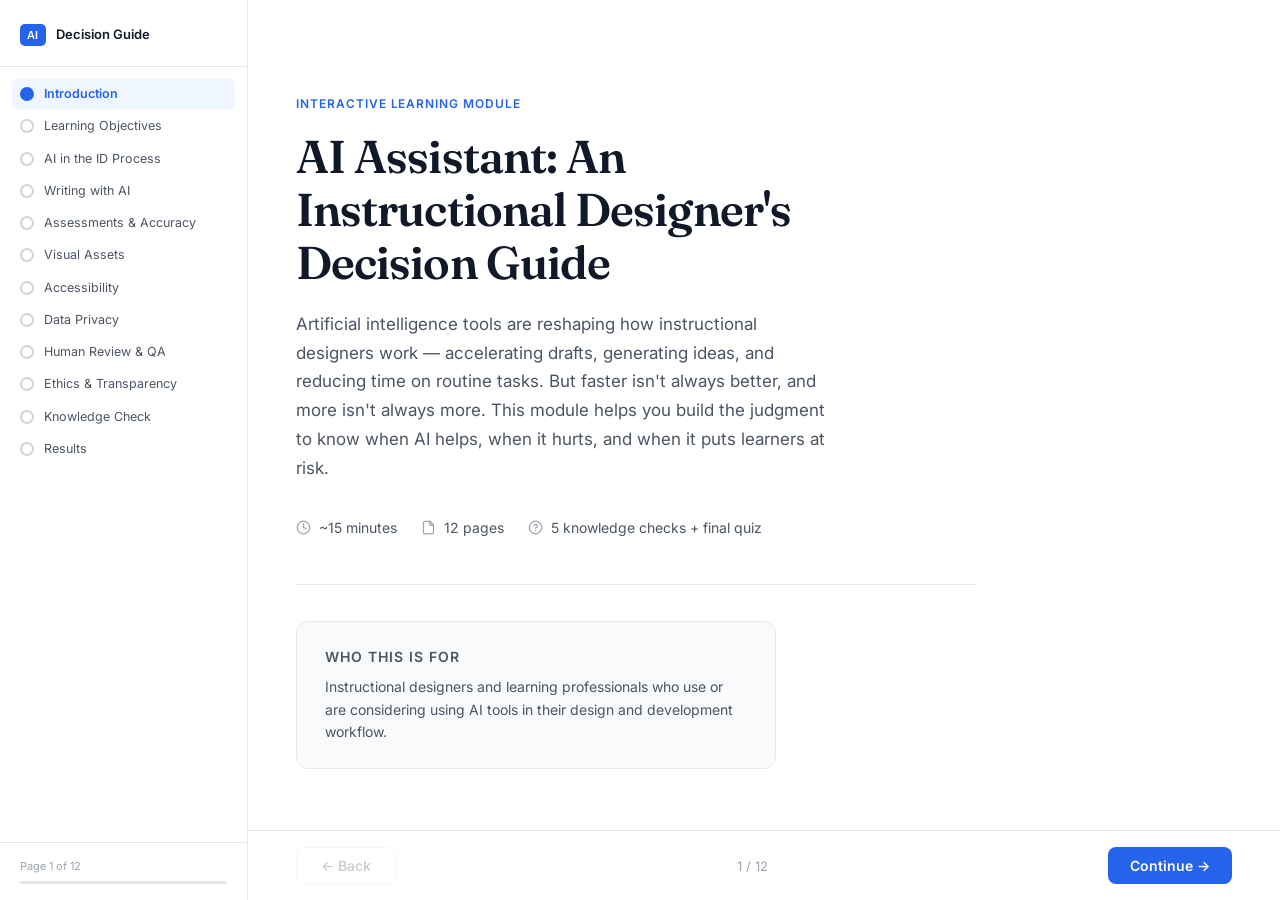
<file: index.html>
<!DOCTYPE html>
<html lang="en">
<head>
  <meta charset="UTF-8" />
  <meta name="viewport" content="width=device-width, initial-scale=1.0" />
  <title>AI Assistant: An Instructional Designer's Decision Guide</title>
  <link rel="preconnect" href="https://fonts.googleapis.com" />
  <link rel="preconnect" href="https://fonts.gstatic.com" crossorigin />
  <link href="https://fonts.googleapis.com/css2?family=Fraunces:ital,wght@0,600;1,600&family=Inter:wght@400;500;600&display=swap" rel="stylesheet" />
  <style>
/* ============================================================
   AI Decision Guide — styles.css
   Light, clean, modern. One accent color. No decoration noise.
   ============================================================ */

/* --- Reset & tokens --- */
*, *::before, *::after { box-sizing: border-box; margin: 0; padding: 0; }

:root {
  --white:      #FFFFFF;
  --gray-50:    #F9FAFB;
  --gray-100:   #F3F4F6;
  --gray-200:   #E5E7EB;
  --gray-400:   #9CA3AF;
  --gray-600:   #4B5563;
  --gray-900:   #111827;
  --blue:       #2563EB;
  --blue-light: #EFF6FF;
  --blue-mid:   #DBEAFE;
  --green:      #16A34A;
  --green-light:#F0FDF4;
  --red:        #DC2626;
  --red-light:  #FEF2F2;
  --amber:      #D97706;
  --amber-light:#FFFBEB;

  --sidebar-w:  248px;
  --content-max: 680px;
  --radius:     8px;
  --radius-lg:  12px;
}

html { font-size: 16px; -webkit-font-smoothing: antialiased; }

body {
  font-family: 'Inter', system-ui, sans-serif;
  background: var(--white);
  color: var(--gray-900);
  min-height: 100vh;
  display: flex;
}

/* ============================================================
   SIDEBAR
   ============================================================ */

.sidebar {
  width: var(--sidebar-w);
  min-width: var(--sidebar-w);
  background: var(--white);
  border-right: 1px solid var(--gray-200);
  height: 100vh;
  position: fixed;
  top: 0;
  left: 0;
  display: flex;
  flex-direction: column;
  z-index: 50;
  overflow-y: auto;
}

.sidebar-logo {
  display: flex;
  align-items: center;
  gap: 10px;
  padding: 24px 20px 20px;
  border-bottom: 1px solid var(--gray-200);
  margin-bottom: 8px;
  flex-shrink: 0;
}

.sidebar-logo-mark {
  background: var(--blue);
  color: white;
  font-size: 11px;
  font-weight: 600;
  padding: 4px 7px;
  border-radius: 5px;
  letter-spacing: 0.04em;
}

.sidebar-logo-text {
  font-size: 13px;
  font-weight: 600;
  color: var(--gray-900);
  line-height: 1.2;
}

/* Nav list */
.sidebar-nav {
  list-style: none;
  flex: 1;
  padding: 4px 12px;
  display: flex;
  flex-direction: column;
  gap: 2px;
}

.sidebar-nav-item {
  position: relative;
}

.sidebar-nav-btn {
  width: 100%;
  background: none;
  border: none;
  cursor: pointer;
  display: flex;
  align-items: center;
  gap: 10px;
  padding: 7px 8px;
  border-radius: 6px;
  text-align: left;
  transition: background 0.15s;
  font-family: 'Inter', sans-serif;
}

.sidebar-nav-btn:hover { background: var(--gray-100); }

.sidebar-nav-btn.active {
  background: var(--blue-light);
}

.sidebar-nav-btn.active .nav-dot { background: var(--blue); border-color: var(--blue); }
.sidebar-nav-btn.active .nav-label { color: var(--blue); font-weight: 600; }

.sidebar-nav-btn.completed .nav-dot {
  background: var(--blue);
  border-color: var(--blue);
}
.sidebar-nav-btn.completed .nav-dot::after {
  content: '';
  display: block;
  width: 5px;
  height: 3px;
  border-left: 1.5px solid white;
  border-bottom: 1.5px solid white;
  transform: rotate(-45deg) translate(1px, -1px);
}
.sidebar-nav-btn.completed .nav-label { color: var(--gray-600); }

.nav-dot {
  width: 14px;
  height: 14px;
  min-width: 14px;
  border-radius: 50%;
  border: 2px solid var(--gray-300, #D1D5DB);
  background: var(--white);
  display: flex;
  align-items: center;
  justify-content: center;
  transition: all 0.2s;
}

.nav-label {
  font-size: 12.5px;
  color: var(--gray-600);
  line-height: 1.3;
  font-weight: 400;
}

/* Sidebar section dividers */
.sidebar-section-header {
  font-size: 10px;
  font-weight: 600;
  letter-spacing: 0.08em;
  text-transform: uppercase;
  color: var(--gray-400);
  padding: 12px 8px 4px;
}

/* Sidebar footer */
.sidebar-footer {
  padding: 16px 20px;
  border-top: 1px solid var(--gray-200);
  flex-shrink: 0;
}

.sidebar-progress-label {
  font-size: 11px;
  color: var(--gray-400);
  margin-bottom: 8px;
}

.sidebar-progress-track {
  height: 3px;
  background: var(--gray-200);
  border-radius: 99px;
  overflow: hidden;
}

.sidebar-progress-fill {
  height: 100%;
  background: var(--blue);
  border-radius: 99px;
  transition: width 0.4s ease;
  width: 0%;
}

/* ============================================================
   MAIN CONTENT AREA
   ============================================================ */

.main {
  margin-left: var(--sidebar-w);
  flex: 1;
  display: flex;
  flex-direction: column;
  min-height: 100vh;
}

.page-container {
  flex: 1;
  padding: 64px 48px 40px;
  max-width: calc(var(--content-max) + 96px);
}

/* ============================================================
   PAGE TYPES
   ============================================================ */

.page {
  display: none;
  animation: pageFade 0.25s ease;
}
.page.active { display: block; }

@keyframes pageFade {
  from { opacity: 0; transform: translateY(8px); }
  to   { opacity: 1; transform: translateY(0); }
}

/* --- Cover / Title page --- */
.page-cover {
  padding-top: 32px;
}

.cover-eyebrow {
  font-size: 12px;
  font-weight: 600;
  letter-spacing: 0.08em;
  text-transform: uppercase;
  color: var(--blue);
  margin-bottom: 20px;
}

.cover-title {
  font-family: 'Fraunces', Georgia, serif;
  font-size: clamp(32px, 4vw, 46px);
  font-weight: 600;
  line-height: 1.15;
  color: var(--gray-900);
  margin-bottom: 20px;
  letter-spacing: -0.02em;
  max-width: 560px;
}

.cover-title em {
  font-style: italic;
  color: var(--blue);
}

.cover-desc {
  font-size: 17px;
  line-height: 1.7;
  color: var(--gray-600);
  max-width: 540px;
  margin-bottom: 36px;
}

.cover-meta {
  display: flex;
  gap: 24px;
  flex-wrap: wrap;
  margin-bottom: 48px;
}

.cover-meta-item {
  display: flex;
  align-items: center;
  gap: 8px;
  font-size: 14px;
  color: var(--gray-600);
}

.cover-meta-item svg {
  color: var(--gray-400);
  flex-shrink: 0;
}

.cover-divider {
  border: none;
  border-top: 1px solid var(--gray-200);
  margin: 0 0 36px;
}

.cover-audience {
  background: var(--gray-50);
  border: 1px solid var(--gray-200);
  border-radius: var(--radius-lg);
  padding: 24px 28px;
  max-width: 480px;
}

.cover-audience-label {
  font-size: 11px;
  font-weight: 600;
  letter-spacing: 0.07em;
  text-transform: uppercase;
  color: var(--gray-400);
  margin-bottom: 8px;
}

.cover-audience p {
  font-size: 14px;
  line-height: 1.6;
  color: var(--gray-600);
}

/* --- Objectives page --- */
.page-objectives {}

.page-title {
  font-size: 24px;
  font-weight: 600;
  color: var(--gray-900);
  margin-bottom: 8px;
  letter-spacing: -0.01em;
}

.page-subtitle {
  font-size: 15px;
  color: var(--gray-600);
  margin-bottom: 36px;
  line-height: 1.5;
}

.objectives-list {
  list-style: none;
  display: flex;
  flex-direction: column;
  gap: 16px;
  max-width: 560px;
}

.objective-item {
  display: flex;
  gap: 16px;
  align-items: flex-start;
  padding: 20px 22px;
  background: var(--gray-50);
  border: 1px solid var(--gray-200);
  border-radius: var(--radius-lg);
}

.objective-num {
  width: 28px;
  height: 28px;
  min-width: 28px;
  background: var(--blue);
  color: white;
  border-radius: 50%;
  display: flex;
  align-items: center;
  justify-content: center;
  font-size: 13px;
  font-weight: 600;
  margin-top: 1px;
}

.objective-text {
  font-size: 15px;
  line-height: 1.6;
  color: var(--gray-900);
}

/* --- Content pages --- */
.page-content {}

.content-section {
  margin-bottom: 36px;
}

.content-section:last-child { margin-bottom: 0; }

.section-eyebrow {
  font-size: 11px;
  font-weight: 600;
  letter-spacing: 0.08em;
  text-transform: uppercase;
  color: var(--blue);
  margin-bottom: 10px;
}

.section-heading {
  font-size: 21px;
  font-weight: 600;
  color: var(--gray-900);
  margin-bottom: 14px;
  letter-spacing: -0.01em;
  line-height: 1.3;
}

.section-body {
  font-size: 15px;
  line-height: 1.75;
  color: var(--gray-600);
  max-width: 600px;
}

.section-body p { margin-bottom: 14px; }
.section-body p:last-child { margin-bottom: 0; }

.section-body strong { color: var(--gray-900); font-weight: 600; }

/* Info callout box */
.callout {
  border-left: 3px solid var(--blue);
  background: var(--blue-light);
  border-radius: 0 var(--radius) var(--radius) 0;
  padding: 16px 20px;
  margin: 24px 0;
  font-size: 14px;
  line-height: 1.65;
  color: var(--gray-700, #374151);
  max-width: 600px;
}

.callout strong { color: var(--gray-900); }

/* Warning callout */
.callout-warn {
  border-left-color: var(--amber);
  background: var(--amber-light);
}

/* Tip / best practice */
.callout-tip {
  border-left-color: var(--green);
  background: var(--green-light);
}

/* Simple bullet list */
.content-list {
  list-style: none;
  display: flex;
  flex-direction: column;
  gap: 10px;
  margin: 16px 0;
  max-width: 580px;
}

.content-list li {
  display: flex;
  gap: 12px;
  font-size: 15px;
  line-height: 1.6;
  color: var(--gray-600);
}

.content-list li::before {
  content: '';
  width: 6px;
  height: 6px;
  min-width: 6px;
  border-radius: 50%;
  background: var(--blue);
  margin-top: 8px;
}

.content-list li strong { color: var(--gray-900); }

/* Divider */
.content-divider {
  border: none;
  border-top: 1px solid var(--gray-200);
  margin: 36px 0;
}

/* ============================================================
   SCENARIO BLOCK
   ============================================================ */

.scenario-block {
  background: var(--gray-50);
  border: 1px solid var(--gray-200);
  border-radius: var(--radius-lg);
  padding: 28px 28px 24px;
  margin: 28px 0;
  max-width: 620px;
}

.scenario-label {
  font-size: 10px;
  font-weight: 700;
  letter-spacing: 0.1em;
  text-transform: uppercase;
  color: var(--gray-400);
  margin-bottom: 12px;
}

.scenario-situation {
  font-size: 15px;
  line-height: 1.7;
  color: var(--gray-700, #374151);
}

.scenario-situation p { margin-bottom: 10px; }
.scenario-situation p:last-child { margin-bottom: 0; }

/* ============================================================
   QUESTION / QUIZ BLOCK
   ============================================================ */

.question-block {
  margin: 28px 0;
  max-width: 620px;
}

.question-prompt {
  font-size: 16px;
  font-weight: 600;
  color: var(--gray-900);
  line-height: 1.5;
  margin-bottom: 18px;
}

.question-choices {
  display: flex;
  flex-direction: column;
  gap: 10px;
  margin-bottom: 20px;
}

.choice-option {
  display: flex;
  align-items: flex-start;
  gap: 12px;
  padding: 14px 16px;
  border: 1.5px solid var(--gray-200);
  border-radius: var(--radius);
  cursor: pointer;
  background: var(--white);
  transition: border-color 0.15s, background 0.15s;
  text-align: left;
  width: 100%;
  font-family: 'Inter', sans-serif;
}

.choice-option:hover:not(.answered):not(:disabled) {
  border-color: var(--blue);
  background: var(--blue-light);
}

.choice-option:focus-visible {
  outline: 2px solid var(--blue);
  outline-offset: 2px;
}

.choice-option.selected {
  border-color: var(--blue);
  background: var(--blue-light);
}

.choice-option.correct {
  border-color: var(--green);
  background: var(--green-light);
}

.choice-option.incorrect {
  border-color: var(--red);
  background: var(--red-light);
}

.choice-option.show-correct {
  border-color: var(--green);
  background: var(--green-light);
}

.choice-option:disabled { cursor: default; }

.choice-marker {
  width: 22px;
  height: 22px;
  min-width: 22px;
  border-radius: 50%;
  border: 1.5px solid var(--gray-300, #D1D5DB);
  display: flex;
  align-items: center;
  justify-content: center;
  font-size: 11px;
  font-weight: 700;
  color: var(--gray-400);
  background: var(--white);
  margin-top: 1px;
  transition: all 0.15s;
  flex-shrink: 0;
}

.choice-option.selected .choice-marker {
  background: var(--blue);
  border-color: var(--blue);
  color: white;
}

.choice-option.correct .choice-marker {
  background: var(--green);
  border-color: var(--green);
  color: white;
}

.choice-option.incorrect .choice-marker {
  background: var(--red);
  border-color: var(--red);
  color: white;
}

.choice-option.show-correct .choice-marker {
  background: var(--green);
  border-color: var(--green);
  color: white;
}

.choice-text {
  font-size: 14px;
  line-height: 1.6;
  color: var(--gray-700, #374151);
  flex: 1;
}

/* Submit button */
.question-submit {
  padding: 10px 24px;
  background: var(--blue);
  color: white;
  border: none;
  border-radius: var(--radius);
  font-size: 14px;
  font-weight: 600;
  font-family: 'Inter', sans-serif;
  cursor: pointer;
  transition: background 0.15s, opacity 0.15s;
}

.question-submit:hover { background: #1D4ED8; }
.question-submit:disabled { opacity: 0.4; cursor: default; }
.question-submit:focus-visible {
  outline: 2px solid var(--blue);
  outline-offset: 2px;
}

/* Feedback block */
.question-feedback {
  margin-top: 16px;
  padding: 16px 18px;
  border-radius: var(--radius);
  font-size: 14px;
  line-height: 1.65;
  display: none;
}

.question-feedback.visible { display: block; }

.question-feedback.feedback-correct {
  background: var(--green-light);
  border: 1px solid #BBF7D0;
  color: #14532D;
}

.question-feedback.feedback-incorrect {
  background: var(--red-light);
  border: 1px solid #FECACA;
  color: #7F1D1D;
}

.feedback-verdict-line {
  font-weight: 700;
  margin-bottom: 8px;
  display: flex;
  align-items: center;
  gap: 8px;
}

/* ============================================================
   FINAL QUIZ (assessment) — distinct styling
   ============================================================ */

.assessment-header {
  background: var(--gray-900);
  color: white;
  border-radius: var(--radius-lg);
  padding: 28px 28px 24px;
  margin-bottom: 32px;
  max-width: 620px;
}

.assessment-header h2 {
  font-size: 20px;
  font-weight: 600;
  margin-bottom: 8px;
  letter-spacing: -0.01em;
}

.assessment-header p {
  font-size: 14px;
  line-height: 1.6;
  opacity: 0.7;
}

/* ============================================================
   RESULTS / SUMMARY PAGE
   ============================================================ */

.results-score-block {
  text-align: center;
  padding: 40px 0 32px;
  max-width: 480px;
  margin: 0 auto;
}

.results-score-num {
  font-family: 'Fraunces', serif;
  font-size: 80px;
  font-weight: 600;
  color: var(--blue);
  line-height: 1;
  letter-spacing: -0.04em;
}

.results-score-denom {
  font-size: 20px;
  color: var(--gray-400);
  font-weight: 400;
}

.results-score-label {
  font-size: 16px;
  color: var(--gray-600);
  margin-top: 8px;
}

.results-message {
  font-size: 15px;
  line-height: 1.7;
  color: var(--gray-600);
  max-width: 520px;
  margin: 0 auto 40px;
  text-align: center;
  padding: 0 8px;
}

.results-breakdown {
  max-width: 600px;
  display: flex;
  flex-direction: column;
  gap: 10px;
  margin: 0 auto 40px;
}

.results-row {
  display: flex;
  align-items: center;
  gap: 14px;
  padding: 14px 16px;
  background: var(--gray-50);
  border: 1px solid var(--gray-200);
  border-radius: var(--radius);
}

.results-row-icon {
  font-size: 18px;
  width: 28px;
  text-align: center;
  flex-shrink: 0;
}

.results-row-q {
  flex: 1;
  font-size: 13px;
  color: var(--gray-700, #374151);
  line-height: 1.4;
}

.results-row-badge {
  font-size: 12px;
  font-weight: 600;
  padding: 3px 10px;
  border-radius: 99px;
  white-space: nowrap;
}

.badge-correct { background: var(--green-light); color: var(--green); }
.badge-incorrect { background: var(--red-light); color: var(--red); }

.results-takeaways {
  max-width: 600px;
  margin: 0 auto 40px;
}

.results-takeaways h3 {
  font-size: 17px;
  font-weight: 600;
  color: var(--gray-900);
  margin-bottom: 16px;
}

.takeaway-item {
  display: flex;
  gap: 14px;
  padding: 14px 0;
  border-bottom: 1px solid var(--gray-200);
  font-size: 14px;
  line-height: 1.6;
  color: var(--gray-600);
}

.takeaway-item:last-child { border-bottom: none; }
.takeaway-icon { font-size: 16px; margin-top: 1px; flex-shrink: 0; }
.takeaway-item strong { color: var(--gray-900); }

.results-actions {
  display: flex;
  gap: 12px;
  max-width: 400px;
  margin: 0 auto;
  justify-content: center;
  flex-wrap: wrap;
}

.results-attribution {
  text-align: center;
  margin-top: 48px;
  padding-top: 24px;
  border-top: 1px solid var(--gray-200);
  font-size: 13px;
  color: var(--gray-400);
  max-width: 600px;
}
.results-attribution a { color: var(--blue); text-decoration: none; }
.results-attribution a:hover { text-decoration: underline; }

/* ============================================================
   BOTTOM NAVIGATION
   ============================================================ */

.bottom-nav {
  border-top: 1px solid var(--gray-200);
  background: var(--white);
  padding: 16px 48px;
  display: flex;
  align-items: center;
  justify-content: space-between;
  gap: 16px;
  position: sticky;
  bottom: 0;
  margin-left: 0;
}

.btn-back {
  background: none;
  border: 1.5px solid var(--gray-200);
  border-radius: var(--radius);
  padding: 9px 20px;
  font-size: 14px;
  font-weight: 500;
  font-family: 'Inter', sans-serif;
  color: var(--gray-600);
  cursor: pointer;
  transition: border-color 0.15s, color 0.15s;
  min-width: 100px;
}

.btn-back:hover { border-color: var(--gray-900); color: var(--gray-900); }
.btn-back:disabled { opacity: 0.3; cursor: default; }
.btn-back:focus-visible { outline: 2px solid var(--blue); outline-offset: 2px; }

.bottom-nav-center {
  font-size: 13px;
  color: var(--gray-400);
  text-align: center;
}

.btn-continue {
  background: var(--blue);
  border: none;
  border-radius: var(--radius);
  padding: 10px 22px;
  font-size: 14px;
  font-weight: 600;
  font-family: 'Inter', sans-serif;
  color: white;
  cursor: pointer;
  transition: background 0.15s;
  min-width: 120px;
}

.btn-continue:hover { background: #1D4ED8; }
.btn-continue:disabled { opacity: 0.35; cursor: default; }
.btn-continue:focus-visible { outline: 2px solid var(--blue); outline-offset: 2px; }

.btn-restart {
  background: none;
  border: 1.5px solid var(--gray-200);
  border-radius: var(--radius);
  padding: 9px 20px;
  font-size: 14px;
  font-weight: 500;
  font-family: 'Inter', sans-serif;
  color: var(--gray-600);
  cursor: pointer;
  transition: border-color 0.15s, color 0.15s;
}

.btn-restart:hover { border-color: var(--gray-900); color: var(--gray-900); }

.btn-portfolio {
  background: var(--blue);
  border: none;
  border-radius: var(--radius);
  padding: 9px 20px;
  font-size: 14px;
  font-weight: 600;
  font-family: 'Inter', sans-serif;
  color: white;
  cursor: pointer;
  transition: background 0.15s;
  text-decoration: none;
  display: inline-flex;
  align-items: center;
}

.btn-portfolio:hover { background: #1D4ED8; }

/* ============================================================
   MOBILE NAV TOGGLE
   ============================================================ */

.mobile-nav-toggle {
  display: none;
  position: fixed;
  top: 14px;
  left: 14px;
  z-index: 200;
  background: var(--white);
  border: 1px solid var(--gray-200);
  border-radius: 6px;
  padding: 8px 10px;
  cursor: pointer;
  flex-direction: column;
  gap: 4px;
  box-shadow: 0 1px 4px rgba(0,0,0,0.08);
}

.mobile-nav-toggle span {
  display: block;
  width: 18px;
  height: 2px;
  background: var(--gray-600);
  border-radius: 2px;
}

.mobile-nav-overlay {
  display: none;
  position: fixed;
  inset: 0;
  background: rgba(0,0,0,0.3);
  z-index: 40;
}

/* ============================================================
   RESPONSIVE
   ============================================================ */

@media (max-width: 768px) {
  .sidebar {
    transform: translateX(-100%);
    transition: transform 0.25s ease;
    z-index: 100;
    box-shadow: 2px 0 16px rgba(0,0,0,0.1);
  }

  .sidebar.open {
    transform: translateX(0);
  }

  .mobile-nav-toggle { display: flex; }
  .mobile-nav-overlay.visible { display: block; }

  .main { margin-left: 0; }

  .page-container {
    padding: 48px 20px 24px;
  }

  .bottom-nav {
    padding: 14px 20px;
  }

  .btn-back, .btn-continue { min-width: 80px; padding: 9px 14px; }
}

/* Reduced motion */
@media (prefers-reduced-motion: reduce) {
  .page.active { animation: none; }
  .sidebar { transition: none; }
  .sidebar-progress-fill { transition: none; }
}

/* Focus-visible ring */
:focus-visible {
  outline: 2px solid var(--blue);
  outline-offset: 2px;
}
  </style>
</head>
<body>

  <nav class="sidebar" id="sidebar" aria-label="Module navigation">
    <div class="sidebar-logo">
      <span class="sidebar-logo-mark">AI</span>
      <span class="sidebar-logo-text">Decision Guide</span>
    </div>
    <ol class="sidebar-nav" id="sidebarNav"></ol>
    <div class="sidebar-footer">
      <div class="sidebar-progress-label">
        <span id="sidebarProgressText">Page 1 of 12</span>
      </div>
      <div class="sidebar-progress-track">
        <div class="sidebar-progress-fill" id="sidebarProgressFill"></div>
      </div>
    </div>
  </nav>

  <button class="mobile-nav-toggle" id="mobileNavToggle" aria-label="Toggle navigation" aria-expanded="false">
    <span></span><span></span><span></span>
  </button>
  <div class="mobile-nav-overlay" id="mobileNavOverlay"></div>

  <main class="main" id="main">
    <div class="page-container" id="pageContainer"></div>
    <div class="bottom-nav" id="bottomNav">
      <button class="btn-back" id="btnBack" onclick="goBack()">← Back</button>
      <div class="bottom-nav-center" id="bottomNavCenter"></div>
      <button class="btn-continue" id="btnContinue" onclick="goForward()">Continue →</button>
    </div>
  </main>

  <script>
/**
 * content.js
 * AI Assistant: An Instructional Designer's Decision Guide
 *
 * All module pages defined as structured data.
 * Each page has a type that determines how app.js renders it:
 *
 *   "cover"       — Title page with module overview
 *   "objectives"  — Learning objectives list
 *   "content"     — Information + callouts + optional scenario
 *   "question"    — Single inline question with feedback
 *   "assessment"  — Final multi-question knowledge check
 *   "results"     — Computed results and takeaways
 *
 * Questions have a `correct` index and per-choice `feedback`.
 */

const PAGES = [

  // ──────────────────────────────────────────────────────────
  // PAGE 1 — Cover
  // ──────────────────────────────────────────────────────────
  {
    id: "cover",
    navLabel: "Introduction",
    type: "cover",
    eyebrow: "Interactive Learning Module",
    title: "AI Assistant: An Instructional Designer's Decision Guide",
    description: "Artificial intelligence tools are reshaping how instructional designers work — accelerating drafts, generating ideas, and reducing time on routine tasks. But faster isn't always better, and more isn't always more. This module helps you build the judgment to know when AI helps, when it hurts, and when it puts learners at risk.",
    meta: [
      { icon: "clock", text: "~15 minutes" },
      { icon: "pages", text: "12 pages" },
      { icon: "quiz", text: "5 knowledge checks + final quiz" }
    ],
    audienceLabel: "Who this is for",
    audience: "Instructional designers and learning professionals who use or are considering using AI tools in their design and development workflow."
  },

  // ──────────────────────────────────────────────────────────
  // PAGE 2 — Objectives
  // ──────────────────────────────────────────────────────────
  {
    id: "objectives",
    navLabel: "Learning Objectives",
    type: "objectives",
    title: "What you'll be able to do",
    subtitle: "By the end of this module, you should be able to:",
    objectives: [
      "Identify appropriate uses of AI throughout the instructional design process.",
      "Recognize limitations and risks associated with AI-generated content.",
      "Apply best practices for incorporating AI ethically and effectively."
    ]
  },

  // ──────────────────────────────────────────────────────────
  // PAGE 3 — AI in the ID Process (content + question)
  // ──────────────────────────────────────────────────────────
  {
    id: "ai-in-id",
    navLabel: "AI in the ID Process",
    type: "content",
    sections: [
      {
        eyebrow: "Where We Are",
        heading: "AI has entered the ID workflow",
        body: `<p>AI tools are now capable of generating learning objectives, drafting scenario dialogue, writing quiz questions, producing image assets, and even suggesting course structures. For time-pressed designers, the appeal is obvious.</p>
               <p>But AI tools are not instructional designers. They don't understand your audience, your client's organizational culture, your performance gap, or your SME's nuanced domain knowledge. They generate plausible-sounding output — and plausible is not the same as right.</p>`
      },
      {
        type: "callout",
        text: "<strong>The core principle:</strong> AI is a drafting accelerator, not a design expert. Your professional judgment is what makes AI-assisted work worth using."
      },
      {
        heading: "Where AI adds genuine value",
        body: `<p>Used well, AI can meaningfully reduce time on lower-judgment tasks, freeing you to spend more time on the work that actually requires an ID professional.</p>`,
        list: [
          "<strong>Brainstorming:</strong> Generating a wide range of scenario ideas, topic angles, or activity formats quickly.",
          "<strong>First drafts:</strong> Getting raw material on the page for objectives, dialogue, or quiz items — even if heavy revision follows.",
          "<strong>Variation generation:</strong> Creating distractor options, alternative phrasings, or scenario branches.",
          "<strong>Formatting and structure:</strong> Turning a wall of SME notes into organized chunks."
        ]
      }
    ],
    question: {
      id: "q1",
      prompt: "An instructional designer uses AI to generate a complete set of learning objectives for a new compliance module and sends them to the client without review. What's the most significant risk?",
      choices: [
        "The objectives might use slightly different wording than the client prefers.",
        "The objectives may sound credible but be misaligned with the actual performance gap, audience, and organizational context.",
        "The client might notice they were AI-generated and lose confidence.",
        "AI-generated objectives tend to be too long for most compliance modules."
      ],
      correct: 1,
      feedback: [
        "Wording preferences are easy to fix in revision. The deeper risk is structural, not stylistic.",
        "Correct. AI has no knowledge of your specific audience, their existing gaps, what the organization actually needs learners to do differently, or what will satisfy the compliance requirement. It generates objectives that sound reasonable — but reasonable and right are different things. Every AI-generated objective needs to be evaluated against real design criteria before it goes anywhere.",
        "Transparency matters, but it's a secondary concern here. The primary risk is that the objectives may simply be wrong for the situation.",
        "Length is a formatting issue, not a substantive risk. The problem isn't how many words — it's whether the objectives reflect what this audience actually needs."
      ]
    }
  },

  // ──────────────────────────────────────────────────────────
  // PAGE 4 — Writing with AI (content + scenario + question)
  // ──────────────────────────────────────────────────────────
  {
    id: "writing-with-ai",
    navLabel: "Writing with AI",
    type: "content",
    sections: [
      {
        eyebrow: "Content Development",
        heading: "Drafting objectives, dialogue, and scenarios",
        body: `<p>Writing is where most instructional designers first reach for AI — and for good reason. Staring at a blank doc is time-consuming, and AI can break the paralysis fast.</p>
               <p>The key is understanding what you're actually getting. AI outputs reflect the average of what exists in its training data — which means it tends toward the generic, the expected, and the risk-averse. That's fine for a first draft. It's not fine as a final product.</p>`
      },
      {
        type: "callout",
        variant: "tip",
        text: "<strong>Practical tip:</strong> Give AI richer context and you get better raw material. Instead of \"write learning objectives for a sales training,\" try \"write learning objectives for a B2B software sales rep who is six months into the role, has completed product training, and needs to improve discovery conversations with technical buyers.\""
      },
      {
        heading: "Scenario dialogue",
        body: `<p>Scenario dialogue is one of AI's stronger use cases in ID — it can generate a range of character voices and conflict setups quickly. But AI dialogue has recognizable failure modes: characters who speak in exposition, conflicts that feel contrived, and emotional beats that don't ring true.</p>
               <p>Read any AI-generated dialogue aloud before using it. If it sounds like someone explaining a situation rather than living in it, rewrite it.</p>`
      },
      {
        type: "scenario",
        label: "Scenario",
        text: `<p>Priya is designing a branching scenario for a module on difficult performance conversations. She needs a scene where a manager avoids giving direct feedback to an underperforming employee. She asks AI to write the scene and receives a 200-word exchange in about 10 seconds.</p>
               <p>The dialogue is grammatically clean and hits the instructional beat, but the manager character sounds like they're narrating their own avoidance: "I just don't want to make things awkward, so I'll change the subject." No real manager talks like that.</p>`
      }
    ],
    question: {
      id: "q2",
      prompt: "What should Priya do with the AI-generated dialogue?",
      choices: [
        "Use it as written — it hits the instructional goal and dialogue quality is subjective.",
        "Discard it and write the scene from scratch.",
        "Use it as a structural starting point, rewrite the manager's lines so the avoidance is shown through behavior rather than stated explicitly, and read the revised version aloud to check.",
        "Ask AI to revise it until it sounds more natural, then use the result without further review."
      ],
      correct: 2,
      feedback: [
        "Hitting the instructional goal is necessary but not sufficient. Dialogue that feels inauthentic teaches learners to recognize a fake scenario, not a real situation. They disengage.",
        "Discarding it entirely throws away time savings without a clear quality reason. The structure AI provided can still be useful — the problem is craft, not concept.",
        "Right. The structural beat is there — manager avoiding feedback. The problem is execution: showing avoidance through realistic behavior is more effective than having a character announce their avoidance. Reading aloud is the single best way to catch dialogue that reads fine on paper but sounds wrong spoken. This is exactly how to work with AI on dialogue.",
        "Asking AI to fix AI output creates a loop. If the underlying issue is that AI tends to have characters explain their internal states rather than demonstrate them through behavior, more AI passes won't fix that. You need a human reader with craft judgment in the loop."
      ]
    }
  },

  // ──────────────────────────────────────────────────────────
  // PAGE 5 — Assessments & Accuracy (content + question)
  // ──────────────────────────────────────────────────────────
  {
    id: "assessments",
    navLabel: "Assessments & Accuracy",
    type: "content",
    sections: [
      {
        eyebrow: "Knowledge Checks & Quizzes",
        heading: "The accuracy problem with AI-generated assessment items",
        body: `<p>AI is good at generating quiz questions that look right. Subject-verb agreement is clean, the format follows conventions, and the distractors sound like plausible wrong answers. The problem is that AI can be confidently wrong about factual details — especially in regulatory, clinical, legal, or technical domains.</p>
               <p>A question with a subtly incorrect answer, or a distractor that is actually correct, teaches learners the wrong thing. For compliance training especially, that has real consequences.</p>`
      },
      {
        type: "callout",
        variant: "warn",
        text: "<strong>Watch for this:</strong> AI hallucination — where a model generates specific-sounding facts that are simply fabricated — is particularly dangerous in assessment items. A question about OSHA recordkeeping thresholds or HIPAA notification timelines may look authoritative while citing the wrong regulation entirely."
      },
      {
        heading: "A responsible workflow for AI-assisted assessment",
        list: [
          "<strong>Generate more than you need.</strong> Ask for 10–12 items when you need 5. Evaluate each against your content and objectives before selecting.",
          "<strong>Verify against primary sources.</strong> For any regulatory, legal, or technical claim in a question or answer choice, verify against the actual source document — not just your course content.",
          "<strong>Don't let AI verify itself.</strong> Asking AI to check its own output is circular. The model that generated the error will often generate a confident explanation of why it's correct.",
          "<strong>SME review is a checkpoint, not your QA.</strong> Your job is to deliver verified content for SME review — not to hand raw AI output to the SME and let them find the errors."
        ]
      }
    ],
    question: {
      id: "q3",
      prompt: "You've used AI to generate five knowledge check questions for a module on clinical documentation requirements. Before sending to the SME for review, what's the most important step?",
      choices: [
        "Run a readability check to ensure the questions are at the right level.",
        "Verify each question and answer option against the actual clinical documentation standards — not just the course content.",
        "Ask AI to review the questions for accuracy.",
        "Send them as-is — the SME will catch any errors."
      ],
      correct: 1,
      feedback: [
        "Readability matters, but it's a style check. The more urgent issue is factual accuracy — a readable question with a wrong answer is worse than a slightly dense question with a right answer.",
        "Correct. For clinical or regulatory content, AI-generated questions must be checked against authoritative source material, not just compared to your course content. Your course content may itself have gaps or imprecisions — the source document is the ground truth. Do this before the SME sees the items.",
        "This is the circular verification problem. AI generated the questions; it will almost always agree that they're correct. Its confidence in its own output is not evidence of accuracy.",
        "This puts an unfair burden on the SME and risks your credibility. If the SME finds multiple errors in your AI-generated items, it signals that your QA process broke down. Your job is to deliver materials that are ready for expert review — not materials that still need error-finding."
      ]
    }
  },

  // ──────────────────────────────────────────────────────────
  // PAGE 6 — Visual Assets (content + question)
  // ──────────────────────────────────────────────────────────
  {
    id: "visual-assets",
    navLabel: "Visual Assets",
    type: "content",
    sections: [
      {
        eyebrow: "AI Image Generation",
        heading: "Using AI for eLearning visuals",
        body: `<p>AI image generation has become a genuinely useful tool for instructional designers working on tight budgets or timelines. Getting workplace-appropriate, diverse, situation-specific imagery without a stock subscription or a photo shoot is a real advantage.</p>
               <p>But AI-generated images have consistent quality issues that require deliberate review — not a quick glance.</p>`
      },
      {
        heading: "What to review, and why",
        list: [
          "<strong>Anatomy.</strong> Hands are the most common failure point — extra fingers, fused digits, unnatural positioning. Always check hands closely.",
          "<strong>Text in images.</strong> AI-generated text within images (signs, labels, screens) is almost always garbled or nonsensical.",
          "<strong>Background artifacts.</strong> Strange objects appearing in backgrounds, impossible architecture, items that fade out or repeat unnaturally.",
          "<strong>Representation.</strong> AI image models can reflect and amplify bias — defaulting to certain demographics for leadership roles, others for service roles. Review with intention.",
          "<strong>Brand alignment.</strong> AI can't know your client's visual standards. Confirm generated imagery fits the context before presenting it."
        ]
      },
      {
        type: "callout",
        text: "<strong>On transparency:</strong> Clients have a right to know when their training contains AI-generated imagery. Many organizations have policies on this. Disclose AI use early in the project — don't wait for them to ask."
      }
    ],
    question: {
      id: "q4",
      prompt: "A designer generates 40 AI images for a workplace safety course and quickly scans them before adding them to the course. Several images pass the scan and are added. A learner later points out that a safety sign in one image reads nonsense text. What process failure does this represent?",
      choices: [
        "The designer should have used stock photography instead.",
        "AI image generation is too unreliable for eLearning and should never be used.",
        "The scan wasn't systematic — specific known failure points (text in images, hands, backgrounds) require deliberate checking, not a general visual scan.",
        "The learner shouldn't have been looking at background details."
      ],
      correct: 2,
      feedback: [
        "Stock photography is a reasonable alternative, but the issue here isn't the tool choice — it's the review process. The same problem could occur with stock if images weren't reviewed carefully.",
        "AI image generation has real quality risks but is a legitimate tool with appropriate review. The failure here was the review process, not the tool itself.",
        "Correct. A 'quick scan' catches obvious problems but misses known failure patterns that require you to specifically look for them. Text in images, anatomy (especially hands), and background coherence each need deliberate inspection — not incidental notice. A systematic checklist approach prevents this.",
        "Learners engage with all visible content. A safety sign with garbled text undermines course credibility and, in a safety context, could cause real confusion."
      ]
    }
  },

  // ──────────────────────────────────────────────────────────
  // PAGE 7 — Accessibility (content + question)
  // ──────────────────────────────────────────────────────────
  {
    id: "accessibility",
    navLabel: "Accessibility",
    type: "content",
    sections: [
      {
        eyebrow: "Accessible Design",
        heading: "AI and accessibility: a tool, not a solution",
        body: `<p>AI can assist with accessibility tasks — generating alt text descriptions, suggesting caption improvements, or flagging potential contrast issues. At scale, this assistance matters: reviewing 80 images by hand is slow, and AI can produce a reasonable first-pass description for many of them.</p>
               <p>The critical word is "first pass." AI-generated accessibility content requires human review, particularly where the instructional stakes are high.</p>`
      },
      {
        heading: "The stakes aren't equal across all content",
        body: `<p>A decorative image with generic alt text is a minor issue. An image of an evacuation route, an equipment diagram, or a step in a clinical procedure with wrong or missing alt text is a safety issue. The review effort you apply should reflect that difference.</p>
               <p>A practical approach: use AI to generate alt text for all images, then review thoroughly for any image where the described content is directly instructional — procedures, safety steps, data visualizations, diagrams. Spot-check the rest.</p>`
      },
      {
        type: "callout",
        variant: "warn",
        text: "<strong>Don't do this:</strong> Assuming learners who use screen readers are a small minority and therefore accessibility quality doesn't matter as much. Accessibility is a legal requirement under ADA and Section 508 — and more importantly, it's the right thing to do. Learners who rely on assistive technology have exactly the same right to complete, accurate content."
      }
    ],
    question: {
      id: "q5",
      prompt: "You're producing a module on fire evacuation procedures. You use AI to generate alt text for 65 images and don't have time to review all of them before the deadline. What's the most responsible approach?",
      choices: [
        "Deliver with all AI-generated alt text and add a note that it may be incomplete.",
        "Remove all images and describe them in the body text instead.",
        "Prioritize thorough review of images showing evacuation routes, exits, and safety equipment — where alt text errors have direct safety implications — and spot-check the others.",
        "Request a deadline extension to review all 65 images individually."
      ],
      correct: 2,
      feedback: [
        "A disclaimer doesn't make the content accessible or legally compliant. It signals that quality control was skipped.",
        "Removing images eliminates the accessibility problem but also removes instructional value that visual content often uniquely provides. This is a last resort, not a first response.",
        "Correct. This is a risk-tiered approach: your review time goes where the consequence of an error is highest. Evacuation routes, emergency equipment, and procedural steps have real safety implications if a screen reader user gets wrong or incomplete information. A learner following incorrect alt text on an exit route diagram is not a minor UX problem. Prioritize accordingly.",
        "Requesting an extension is a legitimate option if the content is critical enough — and for safety content, it may be the right call. But if the deadline is fixed, a tiered review approach lets you manage it without abandoning quality control entirely."
      ]
    }
  },

  // ──────────────────────────────────────────────────────────
  // PAGE 8 — Data Privacy (content + question)
  // ──────────────────────────────────────────────────────────
  {
    id: "data-privacy",
    navLabel: "Data Privacy",
    type: "content",
    sections: [
      {
        eyebrow: "Privacy & Confidentiality",
        heading: "What not to put into AI tools",
        body: `<p>Every time you paste content into an AI tool, you're sending that content to a third party. Consumer-tier AI tools — the free or standard versions of most commercial chatbots — typically use your inputs to train or improve their models, and they do not sign Business Associate Agreements (BAAs) or Data Processing Agreements (DPAs) with you.</p>
               <p>This has real implications for instructional designers working with sensitive source material.</p>`
      },
      {
        heading: "Categories that should never go into consumer AI tools",
        list: [
          "<strong>Protected Health Information (PHI)</strong> — patient names, records, diagnoses, treatment notes. This is a HIPAA violation.",
          "<strong>Personally Identifiable Information (PII)</strong> — employee names, performance records, HR case details.",
          "<strong>Confidential business information</strong> — proprietary processes, unreleased product details, strategic plans.",
          "<strong>Client intellectual property</strong> — unpublished training materials, internal policies, trade secrets."
        ]
      },
      {
        type: "callout",
        variant: "tip",
        text: "<strong>The solution for PHI and PII:</strong> De-identify first. Replace names, dates, locations, and identifying details with fictional equivalents before pasting into any AI tool. The instructional value of the case stays intact; the legal and ethical risk is removed."
      },
      {
        body: `<p>If your organization uses an enterprise AI deployment, verify with your IT department whether a BAA or DPA is in place before inputting sensitive content — and document that you checked. Don't assume enterprise = compliant.</p>`
      }
    ],
    question: {
      id: "q6",
      prompt: "A healthcare client sends you three real patient case studies — including names, diagnoses, and treatment notes — to use as the basis for clinical scenario development. You want to use AI to help adapt them. What do you do?",
      choices: [
        "Paste them directly into your AI tool since you're only using them internally for design work.",
        "De-identify the case studies first — replace all PHI with fictional equivalents — then use AI to help shape the scenarios.",
        "Ask your AI tool if it stores inputs, and proceed if it says it doesn't.",
        "Use the case studies only in the final course, not in your AI drafting process."
      ],
      correct: 1,
      feedback: [
        "The intended use doesn't change the legal reality. Pasting PHI into a consumer AI tool is a HIPAA violation regardless of what you plan to do with the output. \"Internal use\" is not a carve-out.",
        "Correct. De-identification is the right solution — it's not a workaround, it's the designed approach. Once patient-identifiable information is replaced with fictional equivalents, the case has no PHI, and you can work with AI freely. You don't lose the clinical instructional value; you just remove the legal and ethical exposure.",
        "An AI tool's disclosure about data storage cannot be relied upon for compliance purposes. Consumer tools may have privacy policies, but those policies are not BAAs — they don't satisfy HIPAA requirements. Don't make legal compliance decisions based on a chatbot's self-report.",
        "The issue isn't just where the final content appears — it's what you put into the AI tool during development. Even if the final course never shows PHI, inputting it during drafting is still a violation."
      ]
    }
  },

  // ──────────────────────────────────────────────────────────
  // PAGE 9 — Human Review (content + question)
  // ──────────────────────────────────────────────────────────
  {
    id: "human-review",
    navLabel: "Human Review & QA",
    type: "content",
    sections: [
      {
        eyebrow: "Quality Assurance",
        heading: "Why AI makes QA more important, not less",
        body: `<p>There's a counterintuitive dynamic with AI-assisted content: because AI produces polished, well-organized output quickly, it can make content feel more finished than it actually is. A draft that reads smoothly is psychologically harder to scrutinize than one that obviously needs work.</p>
               <p>This is exactly why QA discipline matters more when AI is involved — not less.</p>`
      },
      {
        heading: "The SME review is not optional",
        body: `<p>Subject matter expert review exists to catch what instructional designers can't catch: factual errors, outdated information, nuance that doesn't transfer from a general description to a specific domain context. AI-generated content introduces more opportunities for these errors, not fewer.</p>
               <p>A colleague saying "it looks good" is not SME review. A deadline is not a reason to skip it. The question to ask yourself is: if a learner acts on wrong information from this course, what happens? The answer tells you how serious the QA obligation is.</p>`
      },
      {
        type: "callout",
        variant: "warn",
        text: "<strong>Common rationalization to resist:</strong> \"AI output is so good now that SME review is a formality.\" AI output is increasingly fluent — but fluency is not accuracy. A model that has processed millions of documents about clinical procedures can generate a confident, well-written description of the wrong procedure. Fluent wrong is worse than obviously rough right."
      },
      {
        heading: "A practical QA checklist for AI-assisted ID work",
        list: [
          "Verify all factual claims against primary or authoritative sources.",
          "Confirm learning objectives align with the actual performance gap — not just what sounds relevant.",
          "Read all dialogue aloud before finalizing.",
          "Check every image systematically for AI artifacts and representation issues.",
          "Confirm no PHI or confidential content was used in AI prompts.",
          "Complete SME review before delivery — no exceptions for deadline pressure."
        ]
      }
    ],
    question: {
      id: "q7",
      prompt: "Your team used AI heavily throughout a new module — brainstorming, objectives, dialogue, quiz items. A colleague suggests skipping the SME review to hit the delivery date, saying the content looks polished and thorough. What's the right response?",
      choices: [
        "Agree — if the content looks correct and the team is confident, SME review is a formality.",
        "Skip SME review but add a disclaimer that the content was AI-assisted.",
        "Conduct the review — even an abbreviated, focused review on the highest-risk content is better than none. Have the deadline conversation with the stakeholder.",
        "Deliver on time and schedule a post-delivery review for corrections."
      ],
      correct: 2,
      feedback: [
        "\"Looking correct\" and \"being correct\" are different, especially for AI-assisted content. The team's confidence in AI output is not equivalent to a domain expert's verification. Fluency is not accuracy.",
        "A disclaimer shifts responsibility to learners in a way that isn't fair or professional. It also signals that the design process broke down. Disclaimers don't make inaccurate content acceptable.",
        "Correct. This is the professional response on both counts. The SME review is the quality control mechanism — and the delivery date is a constraint to negotiate, not a reason to remove quality control. Having a direct conversation with a stakeholder about needing one more day for review is a manageable professional situation. Delivering a course with unreviewed AI-generated content and having a learner act on a factual error is not.",
        "Post-delivery corrections mean learners have already encountered — and possibly acted on — inaccurate content. In compliance, safety, or clinical training, that's not recoverable with a patch."
      ]
    }
  },

  // ──────────────────────────────────────────────────────────
  // PAGE 10 — Ethics & Transparency (content — no question)
  // ──────────────────────────────────────────────────────────
  {
    id: "ethics",
    navLabel: "Ethics & Transparency",
    type: "content",
    sections: [
      {
        eyebrow: "Professional Ethics",
        heading: "The ethics of AI-assisted instructional design",
        body: `<p>Using AI tools in your work is not an ethical issue by itself. Hiding it from clients who have a right to know is. Delivering unverified content that affects learner safety or compliance is. Using tools that expose learner data to unauthorized third parties is.</p>
               <p>The ethical questions in AI-assisted ID work aren't about whether to use AI — they're about honesty, accountability, and who bears the consequences when something goes wrong.</p>`
      },
      {
        heading: "Disclose early, not defensively",
        body: `<p>Most clients are not opposed to AI use — many expect it. What erodes trust is discovering that you used tools or approaches they weren't told about. If your organization or client has AI policies, know them before you start. If they don't, establishing clear expectations at the project kickoff protects everyone.</p>
               <p>The same applies to visual content. Clients making decisions about their brand presentation have a reasonable interest in knowing that images are AI-generated rather than photographed. Tell them.</p>`
      },
      {
        type: "callout",
        variant: "tip",
        text: "<strong>A good default:</strong> Document your AI use the same way you would document any significant tool or vendor choice in a project — briefly, clearly, and as a matter of course. Not as a confession, but as part of professional practice."
      },
      {
        heading: "Your name is on the work",
        body: `<p>When a module ships, you are accountable for what's in it — not the AI tool that helped draft it. If a quiz question teaches the wrong regulation, that's your name on the course. If a scenario dialogue misrepresents a protected class in a way that training reviewers flag as problematic, that's your project.</p>
               <p>AI tools don't have professional reputations. You do. That accountability is why professional judgment can't be outsourced.</p>`
      }
    ]
  },

  // ──────────────────────────────────────────────────────────
  // PAGE 11 — Final Assessment
  // ──────────────────────────────────────────────────────────
  {
    id: "assessment",
    navLabel: "Knowledge Check",
    type: "assessment",
    title: "Knowledge Check",
    subtitle: "Answer all five questions, then review your results.",
    questions: [
      {
        id: "aq1",
        prompt: "Which of the following is the most appropriate use of AI in the instructional design process?",
        choices: [
          "Generating final learning objectives and using them as written.",
          "Generating a range of scenario ideas that you then evaluate, filter, and adapt.",
          "Writing assessment questions for compliance training and submitting them directly to the client.",
          "Creating alt text for safety-procedure images and using it without review."
        ],
        correct: 1,
        feedback: [
          "AI can draft objectives, but they require evaluation against audience, context, performance gap, and design criteria before they're ready to use. \"As written\" skips the step that makes them useful.",
          "Correct. Using AI to generate options you then evaluate, filter, and adapt is the right workflow across virtually all ID tasks. AI provides quantity and speed; your judgment provides quality and alignment.",
          "Compliance content requires verification against authoritative source material before it goes anywhere. Raw AI output to a client skips that step entirely.",
          "Alt text for safety-procedure images requires human review — errors here can have real safety consequences for screen reader users."
        ]
      },
      {
        id: "aq2",
        prompt: "What is the primary risk of using consumer-tier AI tools when working with real patient case studies provided by a healthcare client?",
        choices: [
          "The AI may not understand clinical terminology accurately.",
          "Pasting patient information into consumer AI tools likely violates HIPAA and exposes PHI to unauthorized third parties.",
          "The resulting scenarios may feel generic rather than realistic.",
          "The client may prefer that designers work manually with sensitive materials."
        ],
        correct: 1,
        feedback: [
          "Clinical terminology accuracy is a concern for the quality of the output — but it's not the primary risk. The regulatory issue is more serious.",
          "Correct. Consumer AI tools are not HIPAA-covered entities and do not have BAAs in place. Pasting PHI into these tools — regardless of intended use — is a violation. De-identification is the required step before AI involvement.",
          "Scenario quality is a real concern but a secondary one. The legal and ethical exposure comes first.",
          "Client preference matters, but the more fundamental issue is legal compliance. It's not just a preference question."
        ]
      },
      {
        id: "aq3",
        prompt: "An instructional designer asks AI to review a set of quiz questions it just generated, to verify their accuracy. What's the core problem with this approach?",
        choices: [
          "AI review takes too long compared to manual review.",
          "AI tools may not have access to the course content.",
          "The same model that generated the questions will evaluate them — if the original information was wrong, the evaluation will likely confirm it as correct.",
          "AI can only review multiple-choice formats, not other question types."
        ],
        correct: 2,
        feedback: [
          "The time issue isn't the core problem. The verification method is fundamentally flawed regardless of how fast it is.",
          "Context access is an operational limitation, but it doesn't address the deeper problem of circular verification.",
          "Correct. This is the circular verification problem. AI models generate confident-sounding output regardless of accuracy — asking the same model to evaluate its own output won't surface errors caused by the model's own knowledge limitations or hallucinations. Independent verification against primary sources is required.",
          "This is not accurate — AI can review many question formats. The problem is methodological, not format-based."
        ]
      },
      {
        id: "aq4",
        prompt: "Why does the quality of AI-assisted eLearning content still require the same SME review process as non-AI content?",
        choices: [
          "Because clients expect SME review as a deliverable, regardless of content quality.",
          "Because AI output is fluent and well-organized, which can make it harder to spot errors — and it has no mechanism to know if its information is accurate for your specific context.",
          "Because AI tools used in ID work are not yet reliable enough to produce readable content.",
          "Because SME review is required for legal compliance in most industries."
        ],
        correct: 1,
        feedback: [
          "Client expectations matter, but they're not the substantive reason. The issue is about content quality and accuracy, not process optics.",
          "Correct. Fluency is the trap. AI produces smooth, organized, confident-sounding text — and that makes it psychologically harder to scrutinize. But fluency is not accuracy. SME review exists to catch what AI can't: factual errors, outdated information, contextual misalignment, and domain nuance. AI use increases the need for this check, not decreases it.",
          "Modern AI tools produce very readable content — readability is not the concern. Accuracy and alignment are.",
          "SME review may be contractually required in some contexts, but the fundamental reason is content quality, not legal mandate."
        ]
      },
      {
        id: "aq5",
        prompt: "Which statement best describes the ethical obligation an instructional designer has when using AI tools in client work?",
        choices: [
          "AI use should be disclosed only if the client specifically asks about it.",
          "AI tools are standard in the industry now, so disclosure is generally not expected.",
          "Designers should disclose AI use proactively, verify content accuracy before delivery, protect client data, and take professional accountability for the final work.",
          "Ethical obligations are met as long as AI-generated content passes a quality review."
        ],
        correct: 2,
        feedback: [
          "Reactive disclosure — only when asked — puts clients in a position where they can't make informed decisions about their own project. Proactive transparency is the professional standard.",
          "Industry normalization doesn't eliminate disclosure obligations. Clients have policies, preferences, and reasonable interests in knowing how their work was produced.",
          "Correct. This captures the full picture: transparency with clients, accuracy verification before delivery, data protection throughout the process, and personal accountability for the finished product. None of these are optional — and quality review alone doesn't satisfy all of them.",
          "Quality review addresses accuracy but not transparency, data protection, or the accountability question. All of these are part of the ethical obligation."
        ]
      }
    ]
  },

  // ──────────────────────────────────────────────────────────
  // PAGE 12 — Results (computed by app.js)
  // ──────────────────────────────────────────────────────────
  {
    id: "results",
    navLabel: "Results",
    type: "results",
    takeaways: [
      {
        icon: "✓",
        heading: "AI drafts. You decide.",
        body: "AI accelerates the generation of objectives, dialogue, quiz items, and images. Your expertise and professional judgment determine what's worth using — and what needs to change."
      },
      {
        icon: "⚠",
        heading: "Fluency is not accuracy.",
        body: "AI produces confident, well-organized output even when the underlying information is wrong. SME review and primary-source verification remain essential for any content where accuracy matters."
      },
      {
        icon: "🔒",
        heading: "Protect sensitive data.",
        body: "PHI, PII, and confidential business information should never be pasted into consumer AI tools. De-identify before you draft."
      },
      {
        icon: "♿",
        heading: "Accessibility requires human judgment.",
        body: "AI-generated alt text, captions, and descriptions need human review — especially for safety-critical or highly instructional content where errors have real consequences."
      },
      {
        icon: "↗",
        heading: "Transparency builds trust.",
        body: "Clients and stakeholders deserve to know when AI is part of the production process. Disclose early, document clearly, and treat AI use as a standard project communication — not a confession."
      },
      {
        icon: "◎",
        heading: "You are accountable for the work.",
        body: "AI tools don't have professional reputations. You do. The quality, accuracy, and ethical integrity of the final product are yours to own — regardless of which tools helped build it."
      }
    ]
  }

]; // end PAGES
/**
 * app.js
 * AI Assistant: An Instructional Designer's Decision Guide
 *
 * Manages:
 *  - Page rendering from PAGES data
 *  - Sidebar navigation state
 *  - Forward/back navigation
 *  - Inline question interactions
 *  - Assessment scoring
 *  - Results page generation
 */

// ─────────────────────────────────
// STATE
// ─────────────────────────────────

const STATE = {
  currentPage: 0,
  completedPages: new Set(),
  // For inline questions: tracks which have been answered
  answeredQuestions: {},   // { questionId: choiceIndex }
  // For assessment: tracks answers before submit
  assessmentAnswers: {},   // { questionId: choiceIndex }
  assessmentSubmitted: false,
  assessmentScore: 0
};

// ─────────────────────────────────
// INIT
// ─────────────────────────────────

document.addEventListener('DOMContentLoaded', () => {
  buildSidebar();
  renderPage(0);
  setupMobileNav();
});

// ─────────────────────────────────
// SIDEBAR
// ─────────────────────────────────

function buildSidebar() {
  const nav = document.getElementById('sidebarNav');
  nav.innerHTML = '';

  PAGES.forEach((page, i) => {
    const li = document.createElement('li');
    li.className = 'sidebar-nav-item';

    const btn = document.createElement('button');
    btn.className = 'sidebar-nav-btn';
    btn.id = `nav-btn-${i}`;
    btn.setAttribute('aria-current', i === 0 ? 'page' : 'false');
    btn.onclick = () => goToPage(i);

    btn.innerHTML = `
      <span class="nav-dot" aria-hidden="true"></span>
      <span class="nav-label">${page.navLabel}</span>
    `;

    li.appendChild(btn);
    nav.appendChild(li);
  });

  updateSidebar();
}

function updateSidebar() {
  const total = PAGES.length;
  const current = STATE.currentPage;
  const completed = STATE.completedPages.size;

  // Update nav buttons
  document.querySelectorAll('.sidebar-nav-btn').forEach((btn, i) => {
    btn.classList.toggle('active', i === current);
    btn.classList.toggle('completed', STATE.completedPages.has(i) && i !== current);
    btn.setAttribute('aria-current', i === current ? 'page' : 'false');
  });

  // Progress bar
  const pct = Math.round((completed / total) * 100);
  document.getElementById('sidebarProgressFill').style.width = pct + '%';
  document.getElementById('sidebarProgressText').textContent =
    `Page ${current + 1} of ${total}`;
}

// ─────────────────────────────────
// NAVIGATION
// ─────────────────────────────────

function goToPage(index) {
  if (index < 0 || index >= PAGES.length) return;

  // Mark current as completed before leaving
  STATE.completedPages.add(STATE.currentPage);
  STATE.currentPage = index;

  renderPage(index);
  updateSidebar();
  updateBottomNav();
  closeMobileNav();

  // Scroll to top
  document.getElementById('main').scrollTo({ top: 0, behavior: 'smooth' });
  window.scrollTo({ top: 0, behavior: 'smooth' });
}

function goForward() {
  const page = PAGES[STATE.currentPage];

  // Block advance on assessment until submitted
  if (page.type === 'assessment' && !STATE.assessmentSubmitted) {
    const allAnswered = page.questions.every(q => STATE.assessmentAnswers[q.id] !== undefined);
    if (!allAnswered) {
      showValidationHint('Answer all questions before continuing.');
      return;
    }
    submitAssessment();
    return;
  }

  goToPage(STATE.currentPage + 1);
}

function goBack() {
  if (STATE.currentPage > 0) {
    goToPage(STATE.currentPage - 1);
  }
}

function updateBottomNav() {
  const index = STATE.currentPage;
  const page = PAGES[index];
  const total = PAGES.length;

  const btnBack = document.getElementById('btnBack');
  const btnContinue = document.getElementById('btnContinue');
  const center = document.getElementById('bottomNavCenter');

  btnBack.disabled = index === 0;

  // Last page (results): hide continue, show different CTA
  if (page.type === 'results') {
    btnContinue.style.display = 'none';
    center.innerHTML = '';
  } else {
    btnContinue.style.display = '';
    btnContinue.textContent = (index === total - 2) ? 'See Results →' :
                              (page.type === 'assessment' && !STATE.assessmentSubmitted) ? 'Submit →' :
                              'Continue →';
    center.textContent = `${index + 1} / ${total}`;
  }
}

function showValidationHint(msg) {
  const center = document.getElementById('bottomNavCenter');
  center.innerHTML = `<span style="color:#DC2626;font-size:13px;">${msg}</span>`;
  setTimeout(() => updateBottomNav(), 3000);
}

// ─────────────────────────────────
// PAGE RENDERER
// ─────────────────────────────────

function renderPage(index) {
  const page = PAGES[index];
  const container = document.getElementById('pageContainer');

  let html = '';

  switch (page.type) {
    case 'cover':      html = renderCover(page); break;
    case 'objectives': html = renderObjectives(page); break;
    case 'content':    html = renderContent(page); break;
    case 'assessment': html = renderAssessment(page); break;
    case 'results':    html = renderResults(); break;
  }

  container.innerHTML = `<div class="page active" id="page-${page.id}">${html}</div>`;

  // Wire up interactions
  if (page.type === 'content' && page.question) {
    setupQuestion(page.question);
  }
  if (page.type === 'assessment') {
    setupAssessment(page);
  }

  updateBottomNav();
}

// ─────────────────────────────────
// COVER PAGE
// ─────────────────────────────────

function renderCover(page) {
  const metaIcons = {
    clock: `<svg width="15" height="15" viewBox="0 0 24 24" fill="none" stroke="currentColor" stroke-width="2" stroke-linecap="round" stroke-linejoin="round"><circle cx="12" cy="12" r="10"/><polyline points="12 6 12 12 16 14"/></svg>`,
    pages: `<svg width="15" height="15" viewBox="0 0 24 24" fill="none" stroke="currentColor" stroke-width="2" stroke-linecap="round" stroke-linejoin="round"><path d="M14 2H6a2 2 0 0 0-2 2v16a2 2 0 0 0 2 2h12a2 2 0 0 0 2-2V8z"/><polyline points="14 2 14 8 20 8"/></svg>`,
    quiz: `<svg width="15" height="15" viewBox="0 0 24 24" fill="none" stroke="currentColor" stroke-width="2" stroke-linecap="round" stroke-linejoin="round"><circle cx="12" cy="12" r="10"/><path d="M9.09 9a3 3 0 0 1 5.83 1c0 2-3 3-3 3"/><line x1="12" y1="17" x2="12.01" y2="17"/></svg>`
  };

  const metaHtml = page.meta.map(m =>
    `<div class="cover-meta-item">${metaIcons[m.icon] || ''}<span>${m.text}</span></div>`
  ).join('');

  return `
    <div class="page-cover">
      <p class="cover-eyebrow">${page.eyebrow}</p>
      <h1 class="cover-title">${page.title}</h1>
      <p class="cover-desc">${page.description}</p>
      <div class="cover-meta">${metaHtml}</div>
      <hr class="cover-divider" />
      <div class="cover-audience">
        <p class="cover-audience-label">${page.audienceLabel}</p>
        <p>${page.audience}</p>
      </div>
    </div>
  `;
}

// ─────────────────────────────────
// OBJECTIVES PAGE
// ─────────────────────────────────

function renderObjectives(page) {
  const items = page.objectives.map((obj, i) =>
    `<li class="objective-item">
       <span class="objective-num">${i + 1}</span>
       <span class="objective-text">${obj}</span>
     </li>`
  ).join('');

  return `
    <div class="page-objectives">
      <h1 class="page-title">${page.title}</h1>
      <p class="page-subtitle">${page.subtitle}</p>
      <ul class="objectives-list">${items}</ul>
    </div>
  `;
}

// ─────────────────────────────────
// CONTENT PAGE
// ─────────────────────────────────

function renderContent(page) {
  const sectionsHtml = page.sections.map(s => renderSection(s)).join('');
  const questionHtml = page.question ? renderQuestion(page.question) : '';

  return `
    <div class="page-content">
      ${sectionsHtml}
      ${questionHtml ? `<hr class="content-divider" />${questionHtml}` : ''}
    </div>
  `;
}

function renderSection(s) {
  // Callout block
  if (s.type === 'callout') {
    const variantClass = s.variant === 'warn' ? 'callout-warn' : s.variant === 'tip' ? 'callout-tip' : '';
    return `<div class="callout ${variantClass}">${s.text}</div>`;
  }
  // Scenario block
  if (s.type === 'scenario') {
    return `
      <div class="scenario-block">
        <p class="scenario-label">${s.label || 'Scenario'}</p>
        <div class="scenario-situation">${s.text}</div>
      </div>
    `;
  }

  // Regular section
  let html = '<div class="content-section">';
  if (s.eyebrow) html += `<p class="section-eyebrow">${s.eyebrow}</p>`;
  if (s.heading) html += `<h2 class="section-heading">${s.heading}</h2>`;
  if (s.body)    html += `<div class="section-body">${s.body}</div>`;
  if (s.list) {
    html += `<ul class="content-list">` +
      s.list.map(item => `<li>${item}</li>`).join('') +
      `</ul>`;
  }
  html += '</div>';
  return html;
}

// ─────────────────────────────────
// INLINE QUESTION
// ─────────────────────────────────

function renderQuestion(q) {
  const letters = ['A', 'B', 'C', 'D'];
  const choicesHtml = q.choices.map((text, i) =>
    `<button class="choice-option" data-qid="${q.id}" data-index="${i}"
             onclick="handleInlineChoice('${q.id}', ${i})">
       <span class="choice-marker">${letters[i]}</span>
       <span class="choice-text">${text}</span>
     </button>`
  ).join('');

  return `
    <div class="question-block" id="qblock-${q.id}">
      <p class="question-prompt">${q.prompt}</p>
      <div class="question-choices" id="qchoices-${q.id}" role="group" aria-label="Answer choices">
        ${choicesHtml}
      </div>
      <button class="question-submit" id="qsubmit-${q.id}"
              onclick="submitInlineQuestion('${q.id}')" disabled>
        Check Answer
      </button>
      <div class="question-feedback" id="qfeedback-${q.id}" role="alert" aria-live="polite"></div>
    </div>
  `;
}

function setupQuestion(q) {
  // If already answered in this session, restore the state
  if (STATE.answeredQuestions[q.id] !== undefined) {
    revealInlineFeedback(q.id, STATE.answeredQuestions[q.id], q);
  }
}

function handleInlineChoice(qid, index) {
  if (STATE.answeredQuestions[qid] !== undefined) return;

  // Deselect all, select clicked
  document.querySelectorAll(`[data-qid="${qid}"]`).forEach(btn => {
    btn.classList.remove('selected');
  });
  const btn = document.querySelector(`[data-qid="${qid}"][data-index="${index}"]`);
  if (btn) btn.classList.add('selected');

  // Enable submit
  const submitBtn = document.getElementById(`qsubmit-${qid}`);
  if (submitBtn) {
    submitBtn.disabled = false;
    submitBtn._pendingIndex = index;
  }
}

function submitInlineQuestion(qid) {
  const submitBtn = document.getElementById(`qsubmit-${qid}`);
  if (!submitBtn || submitBtn.disabled) return;

  const index = submitBtn._pendingIndex;
  if (index === undefined) return;

  // Find the question data
  const page = PAGES[STATE.currentPage];
  const q = page.question;
  if (!q) return;

  STATE.answeredQuestions[qid] = index;
  revealInlineFeedback(qid, index, q);
}

function revealInlineFeedback(qid, selectedIndex, q) {
  const isCorrect = selectedIndex === q.correct;

  // Style choices
  document.querySelectorAll(`[data-qid="${qid}"]`).forEach((btn, i) => {
    btn.disabled = true;
    btn.classList.add('answered');
    btn.classList.remove('selected');
    if (i === selectedIndex && isCorrect) btn.classList.add('correct');
    else if (i === selectedIndex && !isCorrect) btn.classList.add('incorrect');
    else if (i === q.correct) btn.classList.add('show-correct');
  });

  // Hide submit
  const submitBtn = document.getElementById(`qsubmit-${qid}`);
  if (submitBtn) submitBtn.style.display = 'none';

  // Show feedback
  const feedbackEl = document.getElementById(`qfeedback-${qid}`);
  if (feedbackEl) {
    feedbackEl.className = `question-feedback visible ${isCorrect ? 'feedback-correct' : 'feedback-incorrect'}`;
    feedbackEl.innerHTML = `
      <div class="feedback-verdict-line">
        ${isCorrect ? '✓ Correct' : '✗ Incorrect'}
      </div>
      ${q.feedback[selectedIndex]}
    `;
  }
}

// ─────────────────────────────────
// ASSESSMENT PAGE
// ─────────────────────────────────

function renderAssessment(page) {
  const questionsHtml = page.questions.map((q, qi) => {
    const letters = ['A', 'B', 'C', 'D'];
    const choices = q.choices.map((text, i) =>
      `<button class="choice-option" data-aqid="${q.id}" data-index="${i}"
               onclick="handleAssessmentChoice('${q.id}', ${i})">
         <span class="choice-marker">${letters[i]}</span>
         <span class="choice-text">${text}</span>
       </button>`
    ).join('');

    return `
      <div class="question-block" id="aqblock-${q.id}" style="margin-bottom:32px;">
        <p class="question-prompt" style="margin-bottom:14px;">
          <span style="color:var(--gray-400);font-weight:400;font-size:13px;">Question ${qi + 1} of ${page.questions.length}</span><br/>
          ${q.prompt}
        </p>
        <div class="question-choices" id="aqchoices-${q.id}" role="group" aria-label="Answer choices">
          ${choices}
        </div>
        <div class="question-feedback" id="aqfeedback-${q.id}" role="alert" aria-live="polite"></div>
      </div>
    `;
  }).join('<hr class="content-divider" />');

  return `
    <div class="assessment-header">
      <h2>${page.title}</h2>
      <p>${page.subtitle}</p>
    </div>
    ${questionsHtml}
  `;
}

function setupAssessment(page) {
  // If already submitted in session, restore state
  if (STATE.assessmentSubmitted) {
    revealAssessmentResults(page);
  }
}

function handleAssessmentChoice(qid, index) {
  if (STATE.assessmentSubmitted) return;

  STATE.assessmentAnswers[qid] = index;

  // Update UI: deselect all for this question, select clicked
  document.querySelectorAll(`[data-aqid="${qid}"]`).forEach(btn => {
    btn.classList.remove('selected');
  });
  const btn = document.querySelector(`[data-aqid="${qid}"][data-index="${index}"]`);
  if (btn) btn.classList.add('selected');

  updateBottomNav();
}

function submitAssessment() {
  const page = PAGES[STATE.currentPage];

  // Check all answered
  const allAnswered = page.questions.every(q => STATE.assessmentAnswers[q.id] !== undefined);
  if (!allAnswered) {
    showValidationHint('Please answer all questions first.');
    return;
  }

  STATE.assessmentSubmitted = true;

  // Score
  let score = 0;
  page.questions.forEach(q => {
    if (STATE.assessmentAnswers[q.id] === q.correct) score++;
  });
  STATE.assessmentScore = score;

  revealAssessmentResults(page);

  // Advance the continue button
  const btnContinue = document.getElementById('btnContinue');
  btnContinue.textContent = 'See Results →';
}

function revealAssessmentResults(page) {
  page.questions.forEach(q => {
    const selectedIndex = STATE.assessmentAnswers[q.id];
    if (selectedIndex === undefined) return;
    const isCorrect = selectedIndex === q.correct;

    document.querySelectorAll(`[data-aqid="${q.id}"]`).forEach((btn, i) => {
      btn.disabled = true;
      btn.classList.remove('selected');
      if (i === selectedIndex && isCorrect) btn.classList.add('correct');
      else if (i === selectedIndex && !isCorrect) btn.classList.add('incorrect');
      else if (i === q.correct) btn.classList.add('show-correct');
    });

    const feedbackEl = document.getElementById(`aqfeedback-${q.id}`);
    const isCorrect2 = selectedIndex === q.correct;
    if (feedbackEl) {
      feedbackEl.className = `question-feedback visible ${isCorrect2 ? 'feedback-correct' : 'feedback-incorrect'}`;
      feedbackEl.innerHTML = `
        <div class="feedback-verdict-line">${isCorrect2 ? '✓ Correct' : '✗ Incorrect'}</div>
        ${q.feedback[selectedIndex]}
      `;
    }
  });
}

// ─────────────────────────────────
// RESULTS PAGE
// ─────────────────────────────────

function renderResults() {
  const page = PAGES.find(p => p.type === 'results');
  const score = STATE.assessmentScore;
  const total = 5; // assessment questions
  const pct = Math.round((score / total) * 100);

  let message = '';
  if (pct === 100) {
    message = "Perfect score. You have a strong command of responsible AI use in instructional design — the judgment to move quickly without cutting corners that matter.";
  } else if (pct >= 80) {
    message = "You got most of it right. A strong foundation for AI-assisted design work. Review any questions you missed — the nuances there are worth sitting with.";
  } else if (pct >= 60) {
    message = "Solid progress. A few areas to revisit, particularly around verification and data privacy — the stakes there are high enough that getting them right matters.";
  } else {
    message = "There are a few areas worth revisiting before putting these concepts into practice. The key principles below summarize what to take with you.";
  }

  // Assessment breakdown
  const assessmentPage = PAGES.find(p => p.type === 'assessment');
  const breakdownHtml = assessmentPage ? assessmentPage.questions.map(q => {
    const selected = STATE.assessmentAnswers[q.id];
    const isCorrect = selected === q.correct;
    return `
      <div class="results-row">
        <div class="results-row-icon">${isCorrect ? '✓' : '✗'}</div>
        <div class="results-row-q">${q.prompt}</div>
        <div class="results-row-badge ${isCorrect ? 'badge-correct' : 'badge-incorrect'}">
          ${isCorrect ? 'Correct' : 'Incorrect'}
        </div>
      </div>
    `;
  }).join('') : '';

  const takeawaysHtml = page.takeaways.map(t => `
    <div class="takeaway-item">
      <span class="takeaway-icon">${t.icon}</span>
      <div><strong>${t.heading}</strong><br/>${t.body}</div>
    </div>
  `).join('');

  return `
    <div class="results-score-block">
      <div>
        <span class="results-score-num">${score}</span>
        <span class="results-score-denom"> / ${total}</span>
      </div>
      <p class="results-score-label">Knowledge Check Score</p>
    </div>
    <p class="results-message">${message}</p>

    ${breakdownHtml ? `
    <div class="results-breakdown">
      <h3 style="font-size:16px;font-weight:600;color:var(--gray-900);margin-bottom:14px;padding:0 8px;">Your Answers</h3>
      ${breakdownHtml}
    </div>` : ''}

    <div class="results-takeaways" style="max-width:620px;margin:0 auto 40px;padding:0 8px;">
      <h3>Key Takeaways</h3>
      ${takeawaysHtml}
    </div>

    <div class="results-actions">
      <button class="btn-restart" onclick="restartModule()">↺ Restart Module</button>
      <a class="btn-portfolio" href="https://jacobjones.dev" target="_blank" rel="noopener">
        View Portfolio →
      </a>
    </div>

    <div class="results-attribution">
      <p>Created by <strong>Jake Jones</strong> · Instructional Designer &amp; Developer<br/>
      <a href="https://jacobjones.dev" target="_blank" rel="noopener">jacobjones.dev</a></p>
    </div>
  `;
}

// ─────────────────────────────────
// MODULE RESTART
// ─────────────────────────────────

function restartModule() {
  STATE.currentPage = 0;
  STATE.completedPages = new Set();
  STATE.answeredQuestions = {};
  STATE.assessmentAnswers = {};
  STATE.assessmentSubmitted = false;
  STATE.assessmentScore = 0;

  buildSidebar();
  renderPage(0);
  updateBottomNav();

  window.scrollTo({ top: 0, behavior: 'instant' });
}

// ─────────────────────────────────
// MOBILE NAV
// ─────────────────────────────────

function setupMobileNav() {
  const toggle = document.getElementById('mobileNavToggle');
  const overlay = document.getElementById('mobileNavOverlay');

  toggle.addEventListener('click', () => {
    const isOpen = document.getElementById('sidebar').classList.contains('open');
    if (isOpen) closeMobileNav();
    else openMobileNav();
  });

  overlay.addEventListener('click', closeMobileNav);
}

function openMobileNav() {
  document.getElementById('sidebar').classList.add('open');
  document.getElementById('mobileNavOverlay').classList.add('visible');
  document.getElementById('mobileNavToggle').setAttribute('aria-expanded', 'true');
}

function closeMobileNav() {
  document.getElementById('sidebar').classList.remove('open');
  document.getElementById('mobileNavOverlay').classList.remove('visible');
  document.getElementById('mobileNavToggle').setAttribute('aria-expanded', 'false');
}
  </script>
</body>
</html>
</file>
